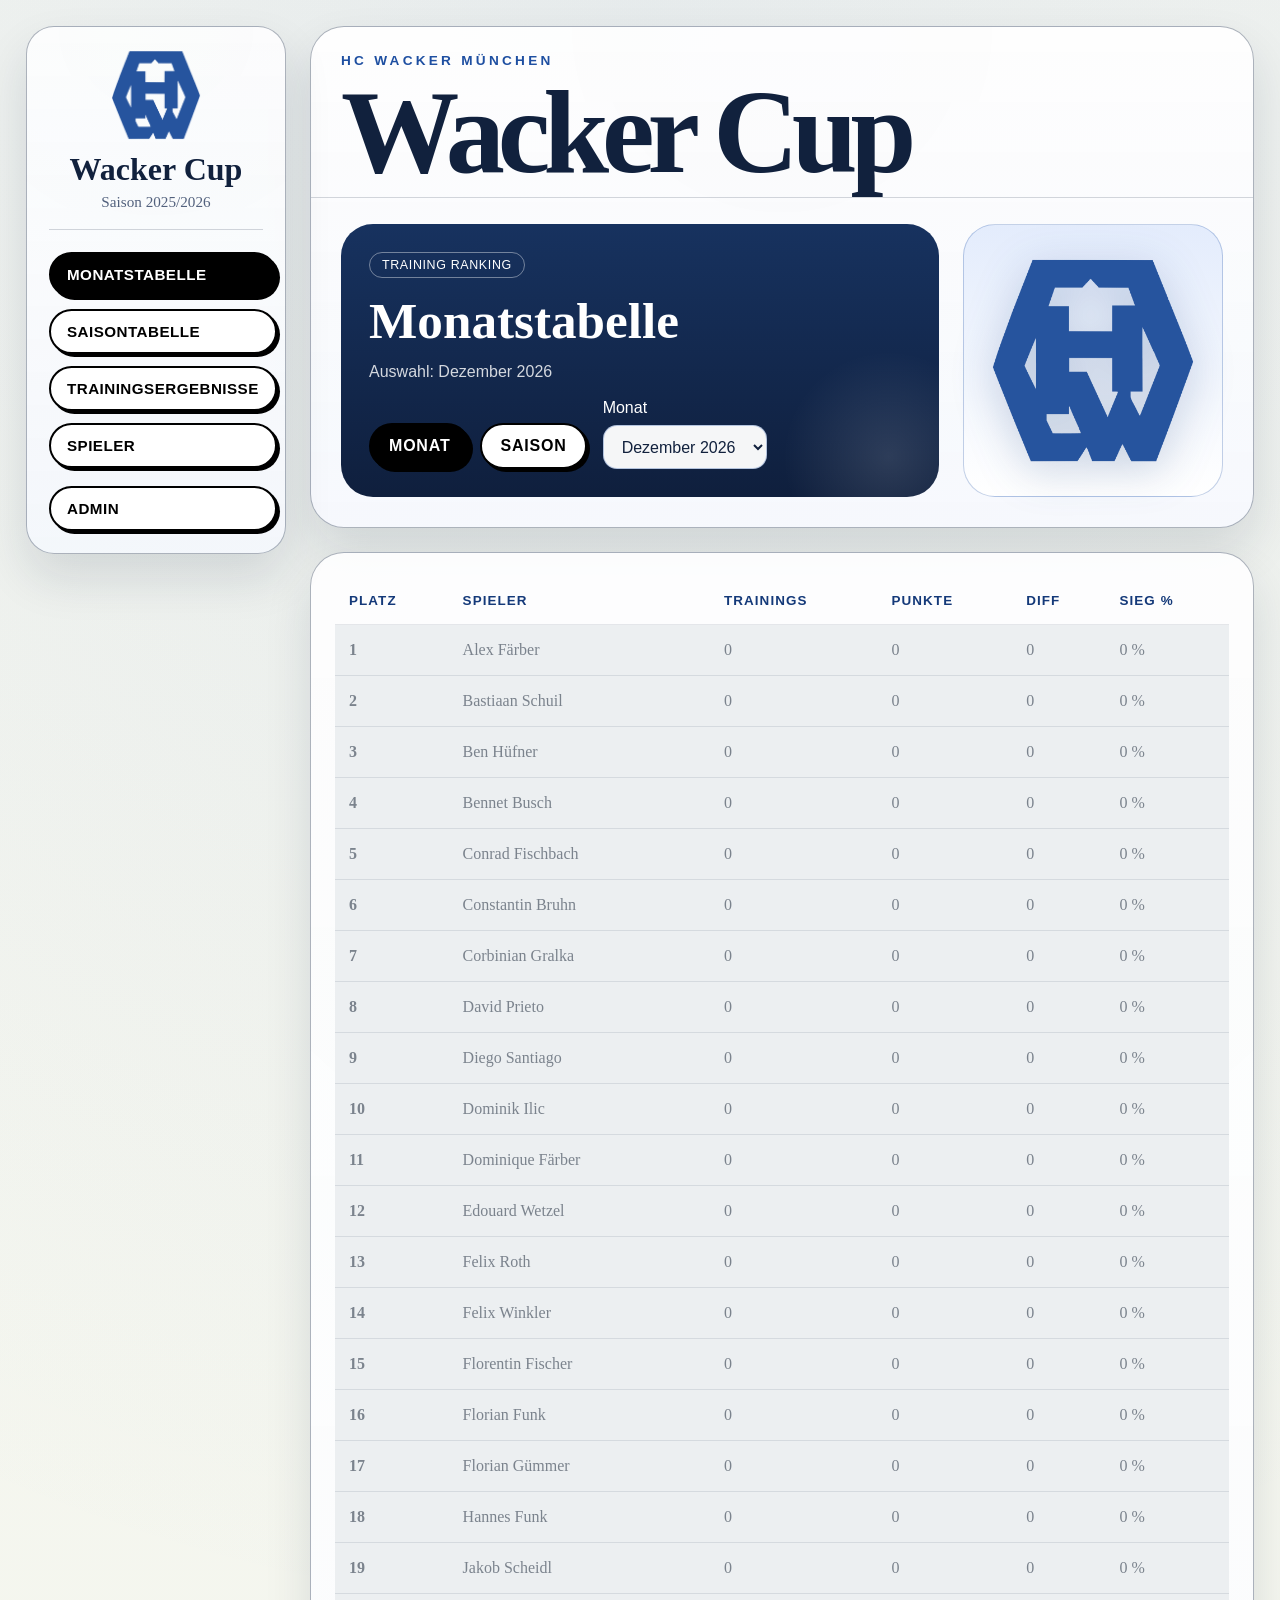
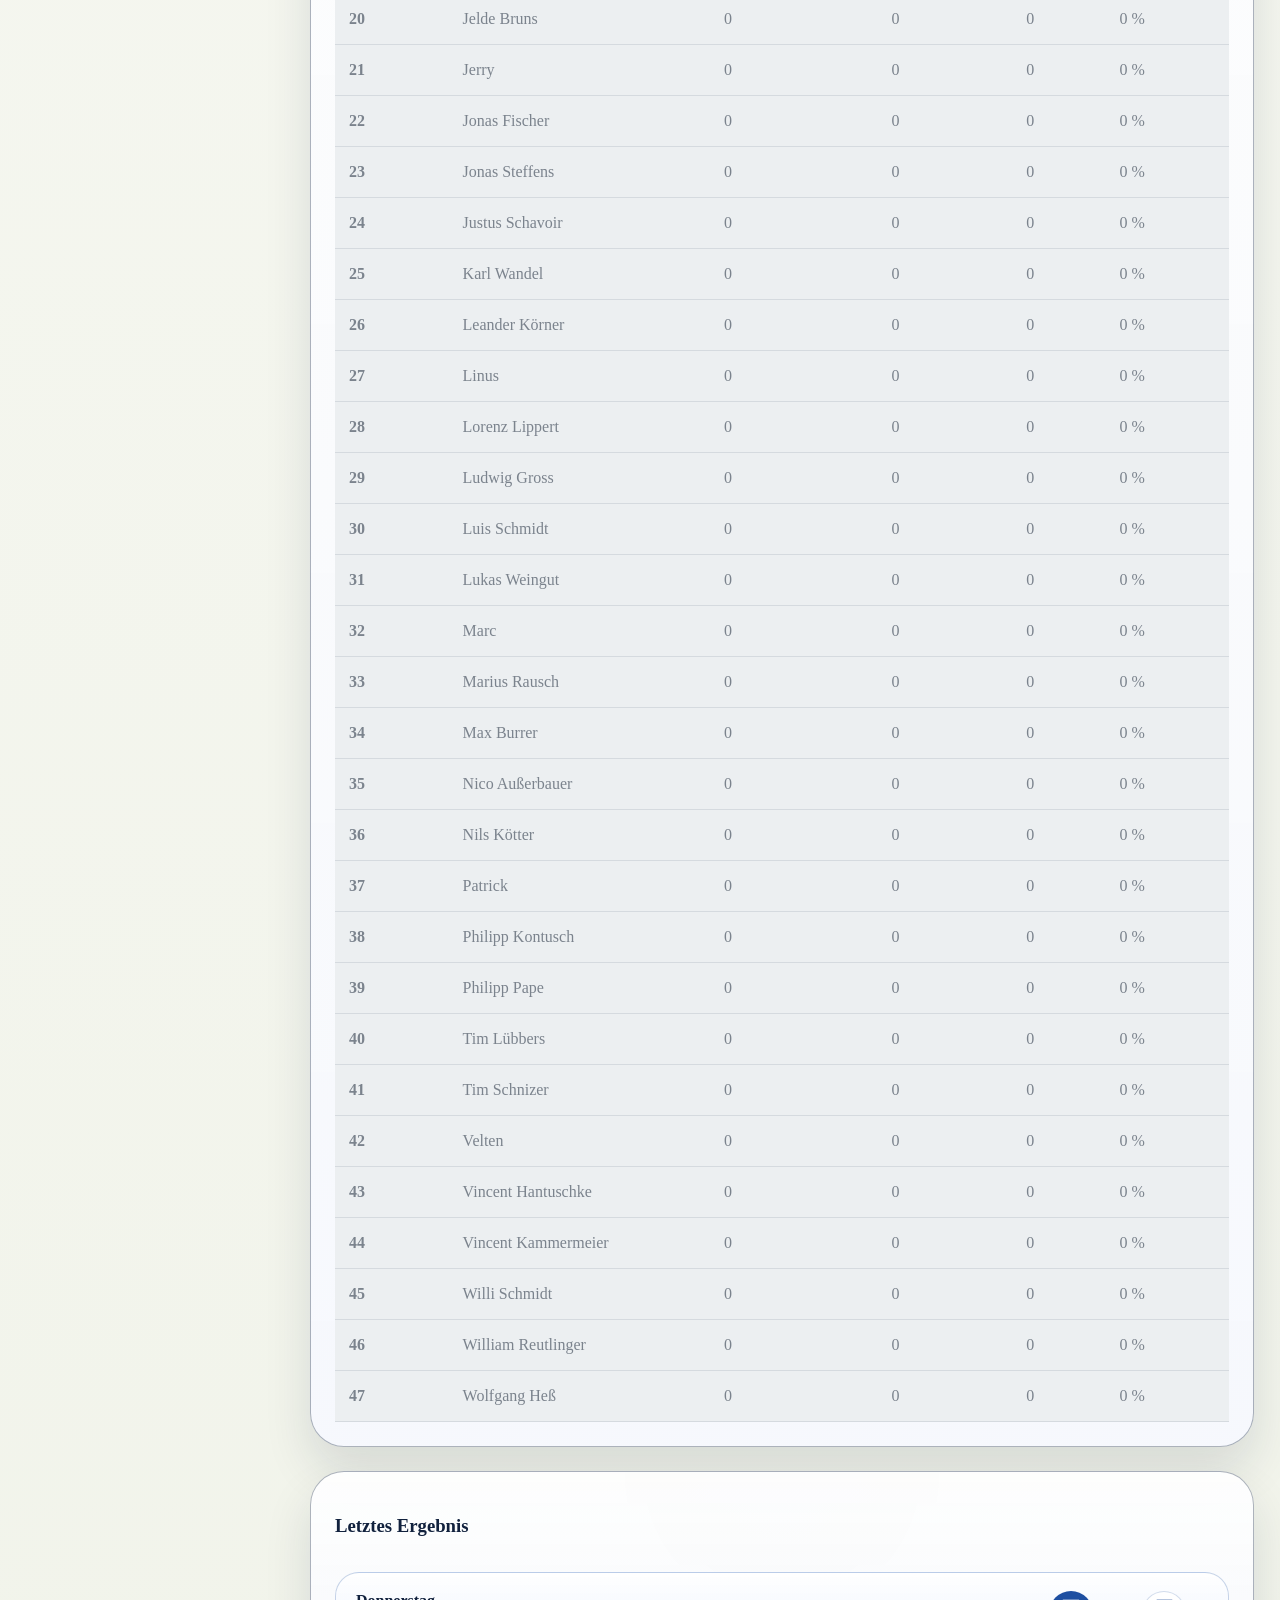
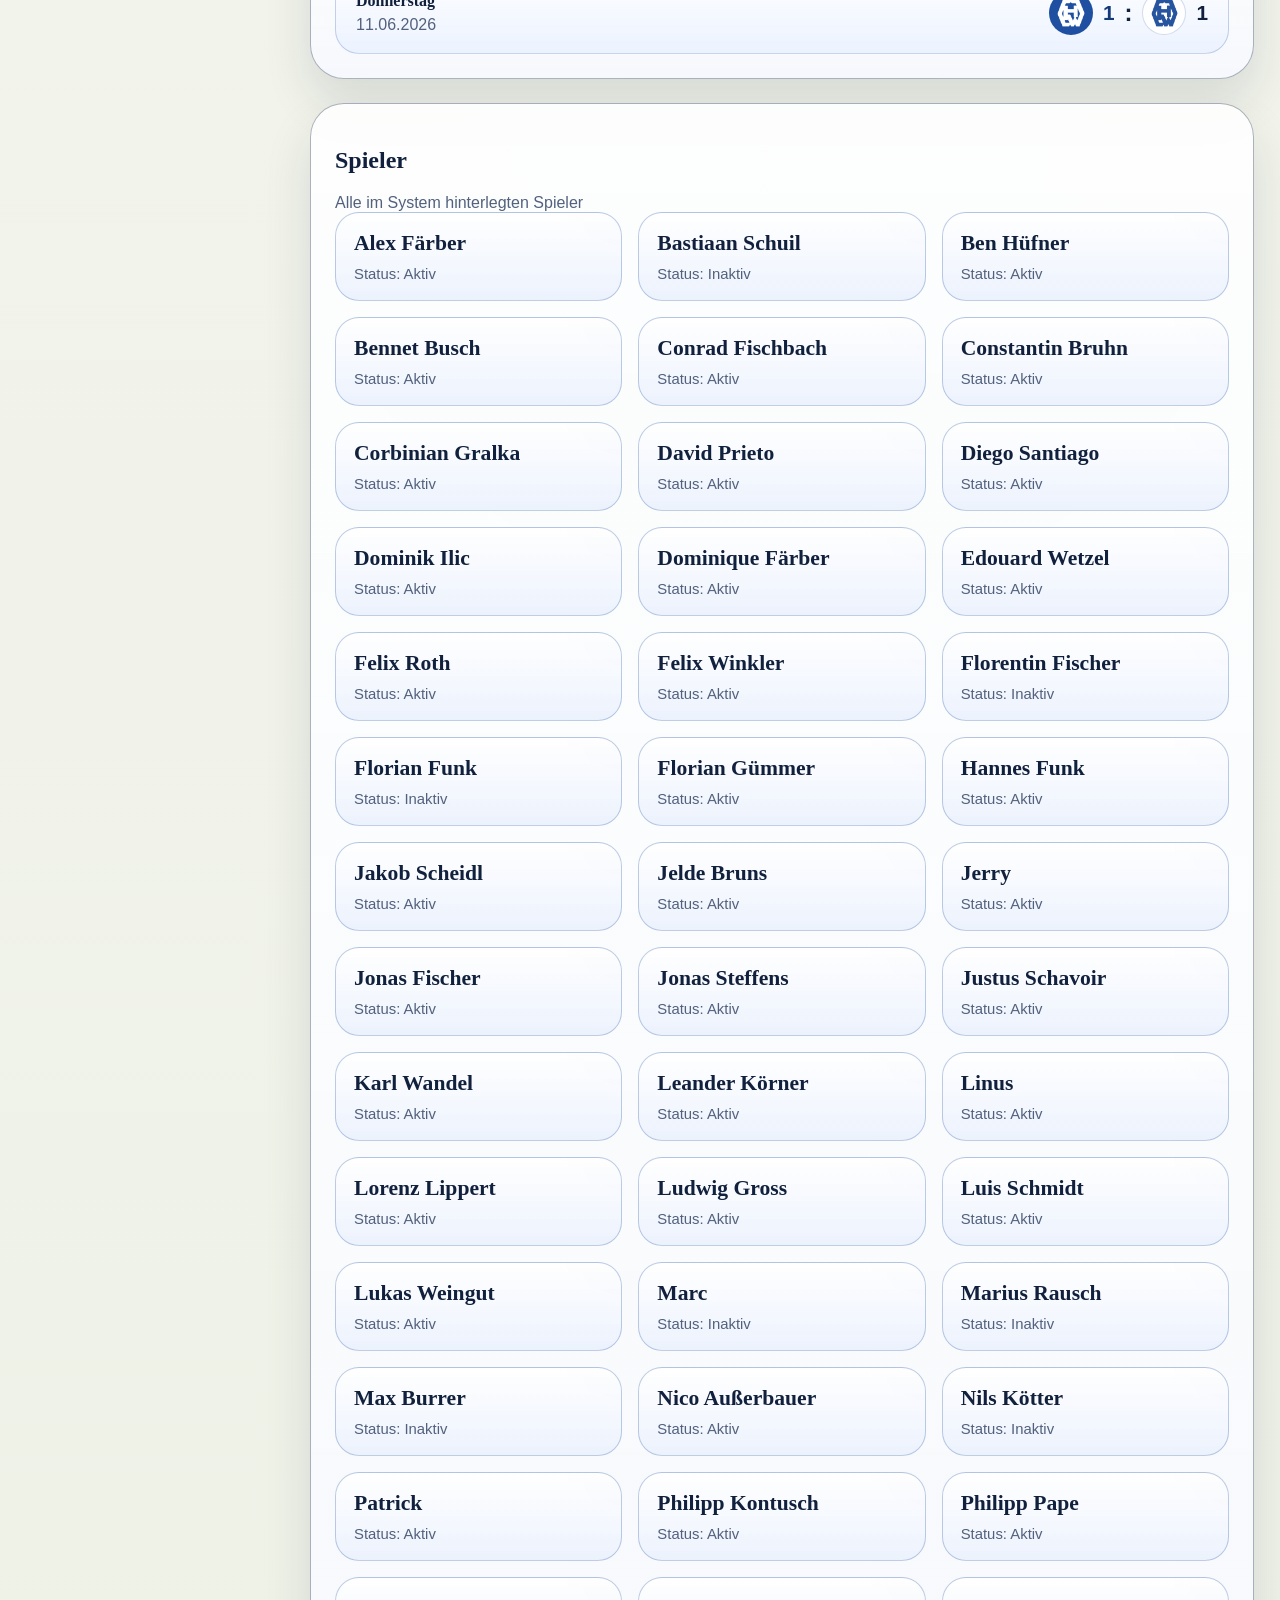
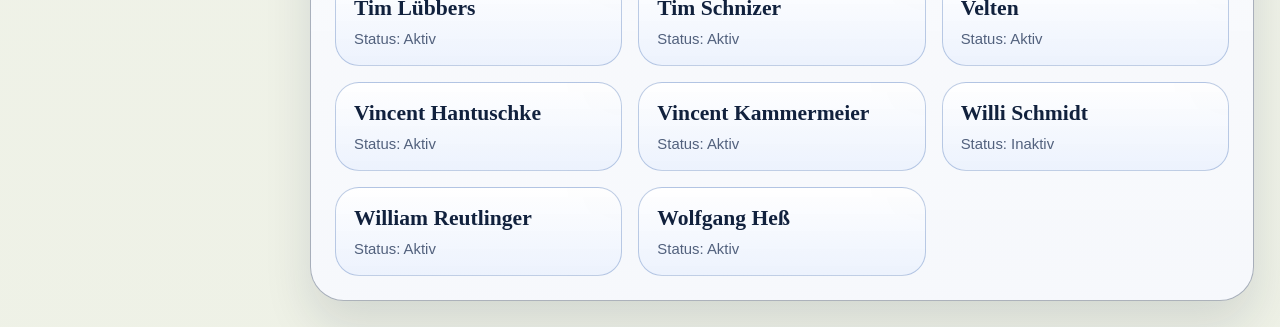
<file: index.html>
<!DOCTYPE html>
<html lang="de">
  <head>
    <meta charset="UTF-8" />
    <meta name="viewport" content="width=device-width, initial-scale=1.0" />
    <title>Wacker Cup</title>
    <link rel="stylesheet" href="./styles.css" />
  </head>
  <body>
    <div class="page-shell">
      <aside class="site-nav">
        <div class="nav-brand">
          <img class="nav-logo" src="./assets/hc-wacker-munchen.png" alt="HC Wacker München Logo" />
          <div>
            <h1 id="app-title">Wacker Cup</h1>
            <p id="season-label" class="season-label"></p>
          </div>
        </div>

        <nav class="nav-links">
          <button id="nav-monat" class="nav-link is-active" type="button">Monatstabelle</button>
          <button id="nav-saison" class="nav-link" type="button">Saisontabelle</button>
          <a class="nav-link" href="./trainings.html">Trainingsergebnisse</a>
          <button id="nav-spieler" class="nav-link" type="button">Spieler</button>
          <a class="nav-link nav-link-admin" href="./admin.html">Admin</a>
        </nav>
      </aside>

      <main class="layout">
        <section class="hero card">
          <div class="hero-headline">
            <p class="hero-kicker">HC Wacker München</p>
            <h2 class="display-title">Wacker Cup</h2>
          </div>

          <div class="hero-stage">
            <div class="hero-stage-copy">
              <span class="pill">Training Ranking</span>
              <h3 id="tabellen-titel">Monatstabelle</h3>
              <p id="tabellen-subtitle" class="card-subtitle">Auswahl und Ranking der aktuellen Trainingsergebnisse</p>

              <div class="toolbar-actions">
                <div class="segmented-control">
                  <button id="ansicht-monat" class="button is-active" type="button">Monat</button>
                  <button id="ansicht-saison" class="button" type="button">Saison</button>
                </div>
                <label id="monat-feld" class="inline-field">
                  <span>Monat</span>
                  <select id="monat-auswahl"></select>
                </label>
              </div>
            </div>

            <div class="hero-stage-logo">
              <img class="hero-logo" src="./assets/hc-wacker-munchen.png" alt="HC Wacker München Logo" />
            </div>
          </div>
        </section>

        <section id="rangliste-sektion" class="card">
          <div id="rangliste" class="table-wrapper"></div>
        </section>

        <section class="card">
          <div class="box-header">
            <h3>Letztes Ergebnis</h3>
          </div>
          <div id="letztes-ergebnis" class="latest-result"></div>
        </section>

        <section id="spieler-sektion" class="card">
          <div class="card-header">
            <div>
              <h2>Spieler</h2>
              <p class="card-subtitle">Alle im System hinterlegten Spieler</p>
            </div>
          </div>
          <div id="spieler-liste" class="player-grid"></div>
        </section>
      </main>
    </div>

    <script src="./app.js"></script>
  </body>
</html>
</file>
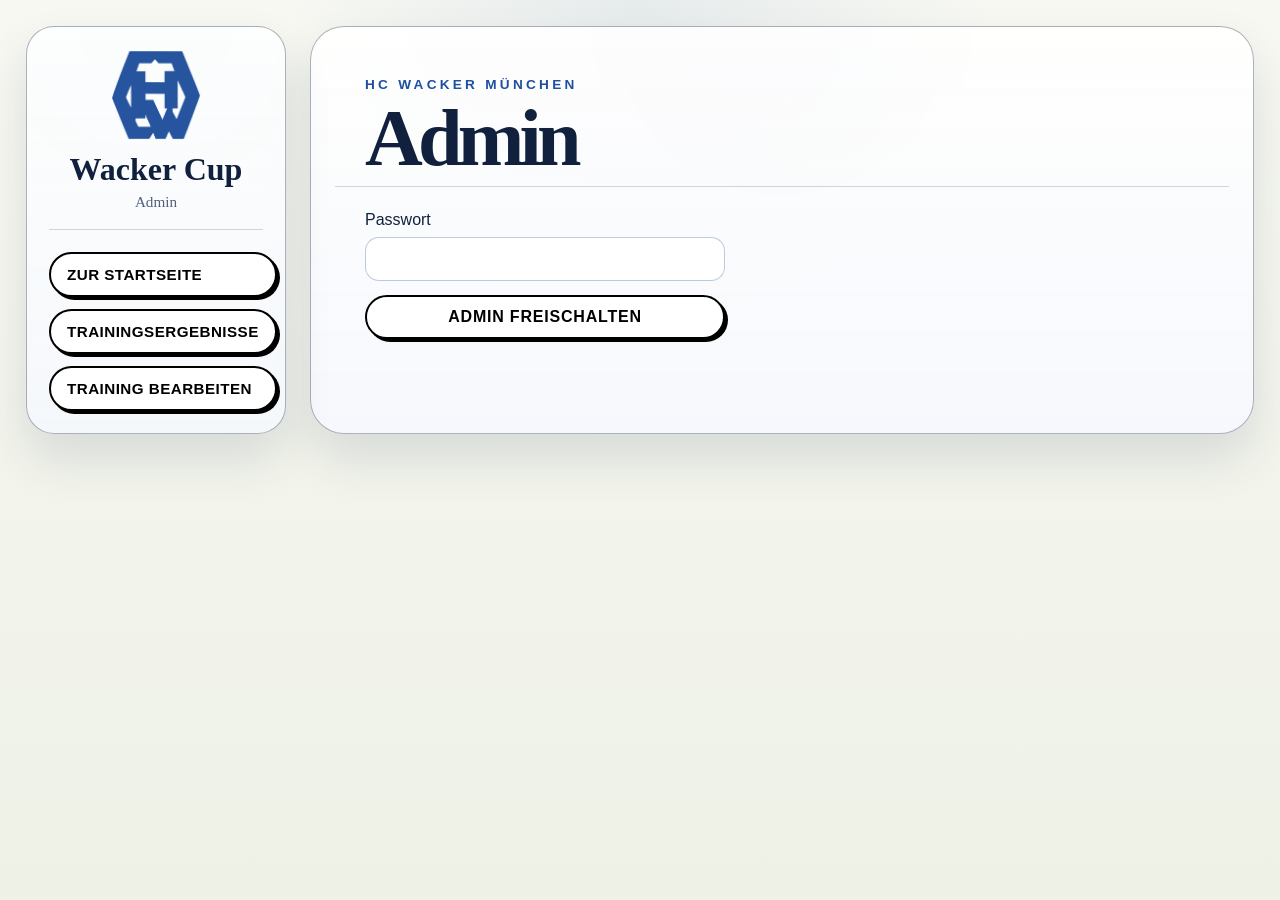
<file: admin.html>
<!DOCTYPE html>
<html lang="de">
  <head>
    <meta charset="UTF-8" />
    <meta name="viewport" content="width=device-width, initial-scale=1.0" />
    <title>Wacker Cup Admin</title>
    <link rel="stylesheet" href="./styles.css" />
  </head>
  <body>
    <div class="page-shell">
      <aside class="site-nav">
        <div class="nav-brand">
          <img class="nav-logo" src="./assets/hc-wacker-munchen.png" alt="HC Wacker München Logo" />
          <div>
            <h1>Wacker Cup</h1>
            <p class="season-label">Admin</p>
          </div>
        </div>

        <nav class="nav-links">
          <a class="nav-link" href="./index.html">Zur Startseite</a>
          <a class="nav-link" href="./trainings.html">Trainingsergebnisse</a>
          <a class="nav-link" href="./training.html">Training bearbeiten</a>
        </nav>
      </aside>

      <main class="layout">
        <section class="card">
          <div class="hero-headline">
            <p class="hero-kicker">HC Wacker München</p>
            <h2 class="display-title admin-title">Admin</h2>
          </div>

          <div id="admin-sperre" class="admin-lock admin-lock-page">
            <label class="field">
              <span>Passwort</span>
              <input id="admin-passwort" type="password" autocomplete="current-password" />
            </label>
            <button id="admin-login" class="button" type="button">Admin freischalten</button>
            <p id="admin-fehler" class="helper error-text"></p>
          </div>
        </section>

        <section id="admin-panel" class="card hidden">
          <div class="admin-toolbar">
            <button id="daten-zuruecksetzen" class="button button-secondary" type="button">JSON neu laden</button>
            <button id="daten-export" class="button" type="button">JSON exportieren</button>
            <label class="button button-secondary upload-button">
              JSON importieren
              <input id="daten-import" type="file" accept="application/json" hidden />
            </label>
          </div>

          <div class="admin-grid">
            <form id="spieler-form" class="admin-box">
              <div class="box-header">
                <h3>Spieler</h3>
                <p id="spieler-form-status" class="helper"></p>
              </div>

              <input id="spieler-id" type="hidden" />

              <label class="field">
                <span>Name</span>
                <input id="spieler-name" type="text" required />
              </label>

              <label class="checkbox">
                <input id="spieler-aktiv" type="checkbox" checked />
                <span>Aktiv</span>
              </label>

              <div class="form-actions">
                <button type="submit" class="button">Spieler speichern</button>
                <button id="spieler-form-reset" type="button" class="button button-secondary">Formular leeren</button>
                <button id="spieler-loeschen" type="button" class="button button-secondary">Spieler löschen</button>
              </div>
            </form>
          </div>

          <div class="admin-box">
            <div class="box-header">
              <h3>Spielerübersicht</h3>
              <p class="helper">Änderungen gelten im aktuellen Tab bis zum JSON-Export.</p>
            </div>
            <div id="spieler-liste" class="player-grid"></div>
          </div>
        </section>
      </main>
    </div>

    <script src="./admin.js"></script>
  </body>
</html>
</file>
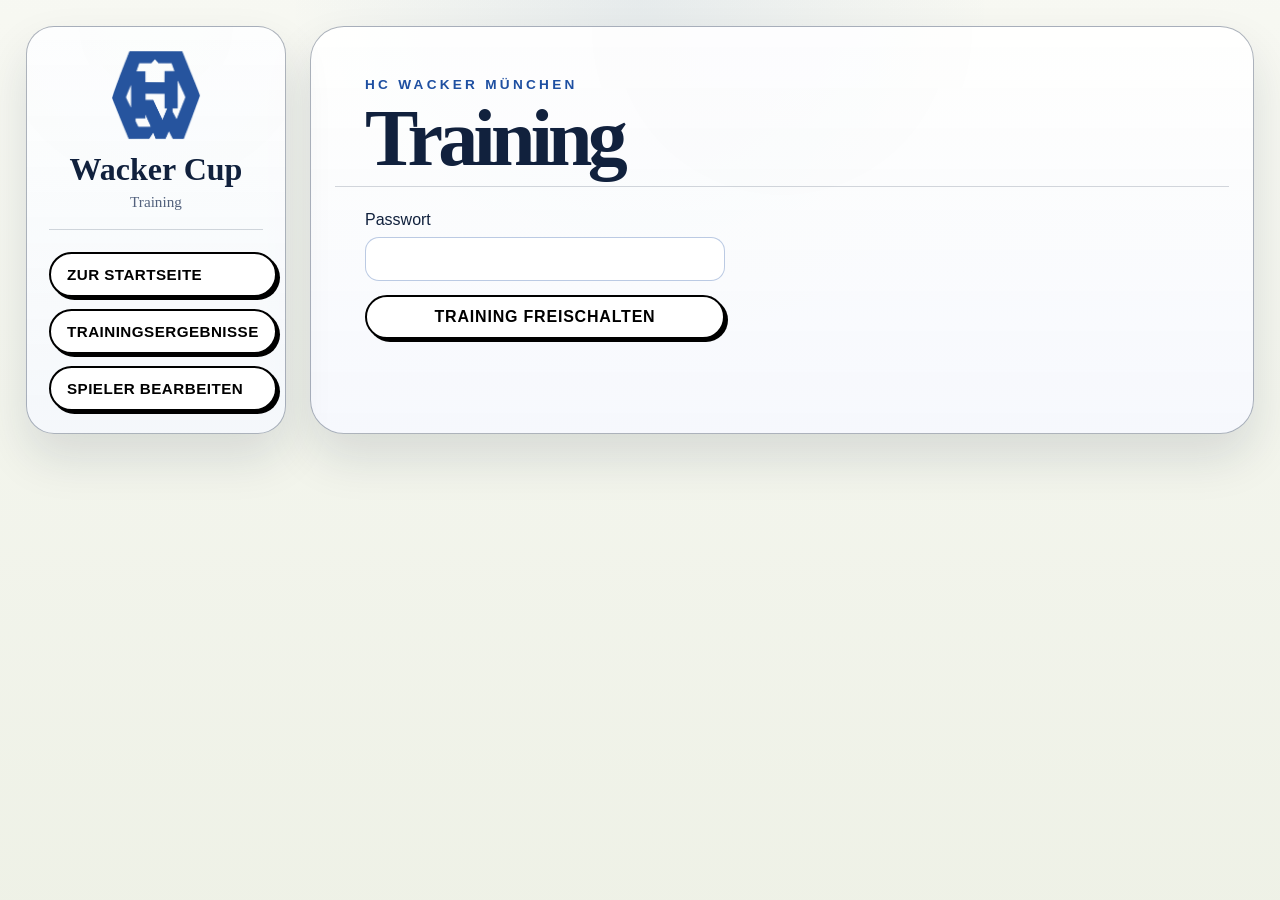
<file: training.html>
<!DOCTYPE html>
<html lang="de">
  <head>
    <meta charset="UTF-8" />
    <meta name="viewport" content="width=device-width, initial-scale=1.0" />
    <title>Wacker Cup Training</title>
    <link rel="stylesheet" href="./styles.css" />
  </head>
  <body>
    <div class="page-shell">
      <aside class="site-nav">
        <div class="nav-brand">
          <img class="nav-logo" src="./assets/hc-wacker-munchen.png" alt="HC Wacker München Logo" />
          <div>
            <h1>Wacker Cup</h1>
            <p class="season-label">Training</p>
          </div>
        </div>

        <nav class="nav-links">
          <a class="nav-link" href="./index.html">Zur Startseite</a>
          <a class="nav-link" href="./trainings.html">Trainingsergebnisse</a>
          <a class="nav-link" href="./admin.html">Spieler bearbeiten</a>
        </nav>
      </aside>

      <main class="layout">
        <section class="card">
          <div class="hero-headline">
            <p class="hero-kicker">HC Wacker München</p>
            <h2 class="display-title admin-title">Training</h2>
          </div>

          <div id="admin-sperre" class="admin-lock admin-lock-page">
            <label class="field">
              <span>Passwort</span>
              <input id="admin-passwort" type="password" autocomplete="current-password" />
            </label>
            <button id="admin-login" class="button" type="button">Training freischalten</button>
            <p id="admin-fehler" class="helper error-text"></p>
          </div>
        </section>

        <section id="admin-panel" class="card hidden">
          <div class="admin-toolbar">
            <button id="daten-zuruecksetzen" class="button button-secondary" type="button">JSON neu laden</button>
            <button id="daten-export" class="button" type="button">JSON exportieren</button>
            <label class="button button-secondary upload-button">
              JSON importieren
              <input id="daten-import" type="file" accept="application/json" hidden />
            </label>
          </div>

          <form id="ergebnis-form" class="admin-box">
            <div class="box-header">
              <h3>Training hinzufügen / bearbeiten</h3>
              <p id="ergebnis-form-status" class="helper"></p>
            </div>

            <input id="einheit-id" type="hidden" />

            <label class="field">
              <span>Datum</span>
              <input id="einheit-datum" type="date" required />
            </label>

            <label class="field">
              <span>Bezeichnung</span>
              <input id="einheit-label" type="text" placeholder="z. B. Dienstagstraining" />
            </label>

            <div class="admin-grid">
              <label class="field">
                <span class="team-score-label"><span class="team-chip team-chip-blue"><img class="team-logo team-logo-inverted" src="./assets/hc-wacker-munchen.png" alt="Team Blau" /></span><span>Ergebnis Blau</span></span>
                <input id="team-blau-tore" type="number" min="0" value="0" />
              </label>
              <label class="field">
                <span class="team-score-label"><span class="team-chip"><img class="team-logo" src="./assets/hc-wacker-munchen.png" alt="Team Weiß" /></span><span>Ergebnis Weiß</span></span>
                <input id="team-weiss-tore" type="number" min="0" value="0" />
              </label>
            </div>

            <div class="results-editor">
              <div class="results-header">
                <span>Spieler</span>
                <span class="team-header"><span class="team-chip team-chip-blue"><img class="team-logo team-logo-inverted" src="./assets/hc-wacker-munchen.png" alt="Team Blau" /></span></span>
                <span class="team-header"><span class="team-chip"><img class="team-logo" src="./assets/hc-wacker-munchen.png" alt="Team Weiß" /></span></span>
              </div>
              <div id="ergebnis-zeilen"></div>
            </div>

            <div class="form-actions">
              <button type="submit" class="button">Training speichern</button>
              <button id="ergebnis-form-reset" type="button" class="button button-secondary">Formular leeren</button>
              <button id="ergebnis-loeschen" type="button" class="button button-secondary">Training löschen</button>
            </div>
          </form>

          <div class="admin-box">
            <div class="box-header">
              <h3>Vorhandene Trainingseinheiten</h3>
              <p class="helper">Änderungen gelten im aktuellen Tab bis zum JSON-Export.</p>
            </div>
            <div id="einheiten-liste" class="session-list"></div>
          </div>
        </section>
      </main>
    </div>

    <script src="./training.js"></script>
  </body>
</html>
</file>
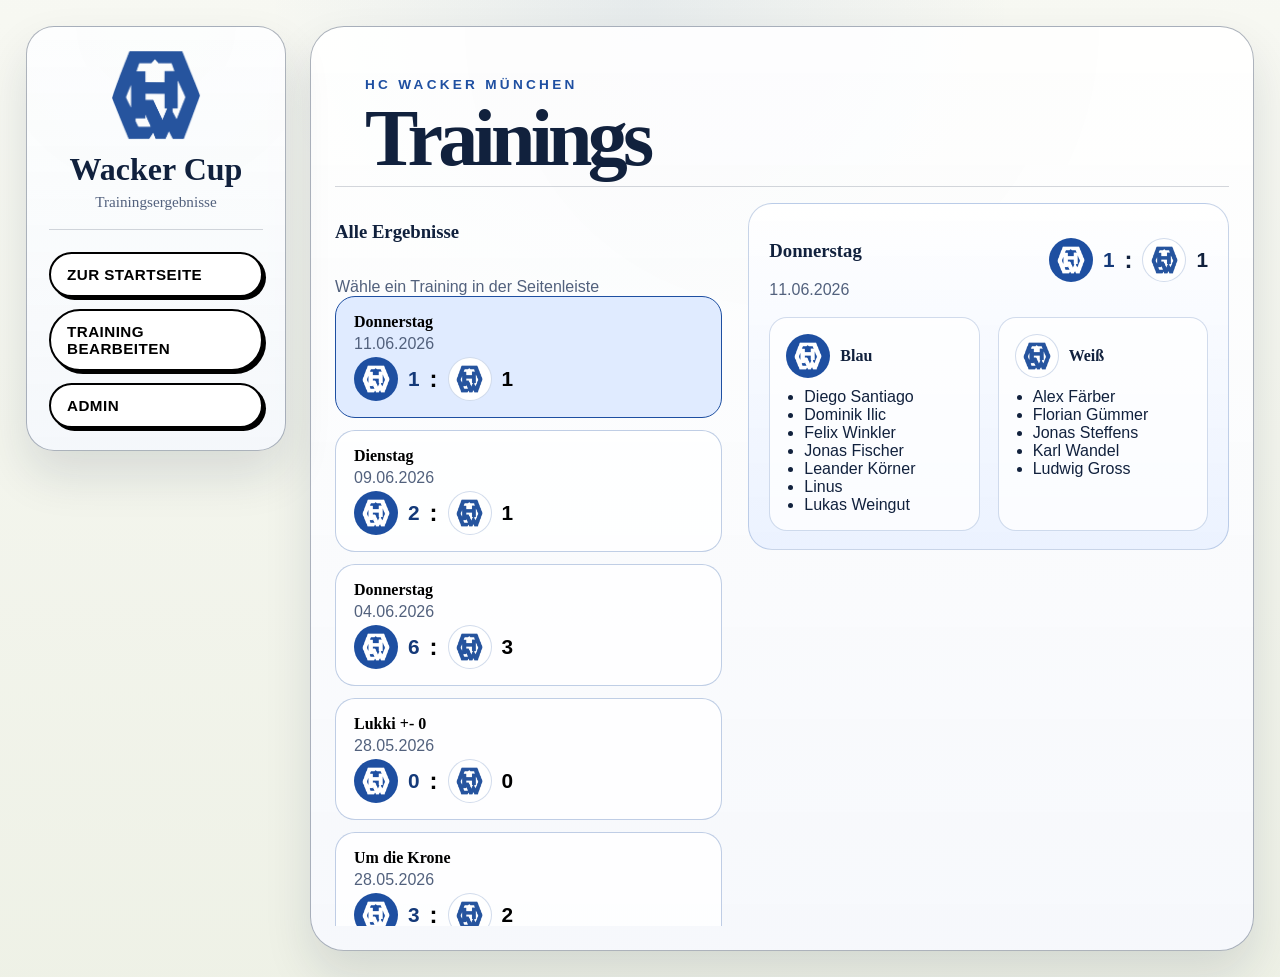
<file: trainings.html>
<!DOCTYPE html>
<html lang="de">
  <head>
    <meta charset="UTF-8" />
    <meta name="viewport" content="width=device-width, initial-scale=1.0" />
    <title>Wacker Cup Trainingsergebnisse</title>
    <link rel="stylesheet" href="./styles.css" />
  </head>
  <body>
    <div class="page-shell">
      <aside class="site-nav">
        <div class="nav-brand">
          <img class="nav-logo" src="./assets/hc-wacker-munchen.png" alt="HC Wacker München Logo" />
          <div>
            <h1>Wacker Cup</h1>
            <p class="season-label">Trainingsergebnisse</p>
          </div>
        </div>

        <nav class="nav-links">
          <a class="nav-link" href="./index.html">Zur Startseite</a>
          <a class="nav-link" href="./training.html">Training bearbeiten</a>
          <a class="nav-link" href="./admin.html">Admin</a>
        </nav>
      </aside>

      <main class="layout">
        <section class="card">
          <div class="hero-headline">
            <p class="hero-kicker">HC Wacker München</p>
            <h2 class="display-title admin-title">Trainings</h2>
          </div>

          <div class="training-overview training-overview-page">
            <div>
              <div class="box-header">
                <h3>Alle Ergebnisse</h3>
                <p class="helper">Wähle ein Training in der Seitenleiste</p>
              </div>
              <div id="training-liste" class="session-list session-list-sidebar"></div>
            </div>
            <div id="training-detail" class="training-detail"></div>
          </div>
        </section>
      </main>
    </div>

    <script src="./trainings.js"></script>
  </body>
</html>
</file>
<file: styles.css>
:root {
  --paper: #f7f8f2;
  --paper-dark: #eef1e6;
  --ink: #11213d;
  --ink-soft: #52617d;
  --wacker-blue: #1e4fa1;
  --wacker-blue-dark: #143979;
  --line: rgba(17, 33, 61, 0.18);
  --line-strong: rgba(17, 33, 61, 0.34);
  --shadow: 0 24px 48px rgba(17, 33, 61, 0.12);
  --success: #dbe8ff;
  --danger-soft: #f2dddd;
  --gold: #ffefb0;
  --muted-row: #eceff1;
}

* {
  box-sizing: border-box;
}

html {
  scroll-behavior: smooth;
}

body {
  margin: 0;
  min-height: 100vh;
  color: var(--ink);
  font-family: Georgia, "Times New Roman", serif;
  background:
    radial-gradient(circle at top, rgba(30, 79, 161, 0.08), transparent 32%),
    linear-gradient(180deg, rgba(247, 248, 242, 0.98), rgba(238, 241, 230, 0.98));
}

button,
input,
select {
  font: inherit;
}

.page-shell {
  max-width: 1400px;
  margin: 0 auto;
  padding: 26px;
  display: grid;
  grid-template-columns: 260px minmax(0, 1fr);
  gap: 24px;
}

.site-nav {
  position: sticky;
  top: 24px;
  align-self: start;
  background:
    linear-gradient(180deg, rgba(255, 255, 255, 0.88), rgba(244, 247, 252, 0.94)),
    radial-gradient(circle at top, rgba(30, 79, 161, 0.08), transparent 48%);
  border: 1px solid var(--line-strong);
  border-radius: 28px;
  padding: 22px;
  box-shadow: var(--shadow);
}

.nav-brand {
  display: grid;
  justify-items: center;
  gap: 12px;
  text-align: center;
  padding-bottom: 18px;
  border-bottom: 1px solid var(--line);
}

.nav-logo {
  width: 92px;
  height: 92px;
  object-fit: contain;
}

.nav-brand h1 {
  margin: 0;
  font-size: 2rem;
  line-height: 1;
}

.season-label {
  margin: 8px 0 0;
  color: var(--ink-soft);
  font-size: 0.95rem;
}

.nav-links {
  display: grid;
  gap: 12px;
  margin-top: 22px;
}

.nav-link {
  display: block;
  width: 100%;
  text-align: left;
  border: 2px solid #000;
  background: #fff;
  color: #000;
  border-radius: 999px;
  padding: 12px 16px;
  cursor: pointer;
  font-family: Arial, sans-serif;
  font-size: 0.95rem;
  font-weight: 700;
  letter-spacing: 0.03em;
  text-transform: uppercase;
  box-shadow: 3px 3px 0 #000;
  text-decoration: none;
}

.nav-link:hover,
.nav-link.is-active {
  background: #000;
  color: #fff;
}

.nav-link-admin {
  margin-top: 6px;
}

.layout {
  display: grid;
  gap: 24px;
}

.card,
.admin-box {
  background:
    linear-gradient(180deg, rgba(255, 255, 255, 0.92), rgba(246, 248, 253, 0.96)),
    radial-gradient(circle at top, rgba(30, 79, 161, 0.06), transparent 54%);
  border: 1px solid var(--line-strong);
  border-radius: 34px;
  padding: 24px;
  box-shadow: var(--shadow);
}

.hero {
  padding: 0;
  overflow: hidden;
}

.hero-headline {
  padding: 26px 30px 10px;
  border-bottom: 1px solid var(--line);
}

.hero-kicker {
  margin: 0 0 10px;
  color: var(--wacker-blue);
  font-family: Arial, sans-serif;
  font-size: 0.85rem;
  font-weight: 700;
  letter-spacing: 0.24em;
  text-transform: uppercase;
}

.display-title {
  margin: 0;
  font-size: clamp(3.2rem, 10vw, 7.4rem);
  line-height: 0.92;
  letter-spacing: -0.06em;
}

.hero-stage {
  display: grid;
  grid-template-columns: minmax(0, 1.15fr) 260px;
  gap: 24px;
  align-items: stretch;
  padding: 26px 30px 30px;
}

.admin-title {
  font-size: clamp(2.8rem, 8vw, 5rem);
}

.hero-stage-copy {
  background: linear-gradient(180deg, #17325f, #0f1f3d);
  color: #fff;
  border-radius: 32px;
  padding: 28px;
  display: grid;
  align-content: start;
  gap: 18px;
  position: relative;
  overflow: hidden;
}

.hero-stage-copy::after {
  content: "";
  position: absolute;
  inset: auto -60px -70px auto;
  width: 220px;
  height: 220px;
  border-radius: 50%;
  background: radial-gradient(circle, rgba(255, 255, 255, 0.12), transparent 68%);
}

.pill {
  display: inline-flex;
  width: fit-content;
  align-items: center;
  border: 1px solid rgba(255, 255, 255, 0.4);
  border-radius: 999px;
  padding: 5px 12px;
  font-family: Arial, sans-serif;
  font-size: 0.78rem;
  letter-spacing: 0.05em;
  text-transform: uppercase;
}

.hero-stage-copy h3 {
  margin: 0;
  font-size: clamp(2rem, 4vw, 3.4rem);
  line-height: 0.96;
}

.card-subtitle,
.helper {
  margin: 0;
  color: var(--ink-soft);
  font-family: Arial, sans-serif;
}

.hero-stage-copy .card-subtitle {
  color: rgba(255, 255, 255, 0.82);
  max-width: 540px;
}

.hero-stage-logo {
  display: grid;
  place-items: center;
  background: linear-gradient(180deg, rgba(226, 235, 252, 0.95), rgba(255, 255, 255, 0.95));
  border: 1px solid rgba(30, 79, 161, 0.26);
  border-radius: 32px;
  padding: 22px;
}

.hero-logo {
  width: min(100%, 210px);
  height: auto;
  object-fit: contain;
  filter: drop-shadow(0 10px 22px rgba(20, 57, 121, 0.22));
}

.card-header,
.box-header,
.admin-toolbar,
.form-actions {
  display: flex;
  align-items: center;
  justify-content: space-between;
  gap: 16px;
  flex-wrap: wrap;
}

.toolbar-actions {
  display: flex;
  align-items: end;
  gap: 16px;
  flex-wrap: wrap;
}

.segmented-control {
  display: inline-flex;
  gap: 10px;
}

.segmented-control .button {
  min-height: 46px;
}

.inline-field,
.field,
.checkbox {
  display: grid;
  gap: 8px;
  font-family: Arial, sans-serif;
}

.field input,
.field select,
.inline-field select,
.result-row input,
.result-row select {
  min-height: 44px;
  border-radius: 14px;
  border: 1px solid rgba(30, 79, 161, 0.3);
  padding: 0 14px;
  background: rgba(255, 255, 255, 0.96);
  color: var(--ink);
}

.checkbox {
  grid-auto-flow: column;
  justify-content: start;
  align-items: center;
}

.button {
  min-height: 44px;
  border: 2px solid #000;
  border-radius: 999px;
  padding: 0 18px;
  background: #fff;
  color: #000;
  cursor: pointer;
  font-family: Arial, sans-serif;
  font-weight: 700;
  letter-spacing: 0.05em;
  text-transform: uppercase;
  box-shadow: 3px 3px 0 #000;
}

.button:hover,
.button.is-active {
  background: #000;
  color: #fff;
}

.button-secondary {
  background: #000;
  color: #fff;
}

.button-secondary:hover {
  background: #111;
}

.upload-button {
  display: inline-flex;
  align-items: center;
}

.table-wrapper {
  overflow-x: auto;
}

table {
  width: 100%;
  border-collapse: collapse;
  min-width: 760px;
}

th,
td {
  padding: 16px 14px;
  border-bottom: 1px solid rgba(17, 33, 61, 0.1);
  text-align: left;
}

th {
  color: var(--wacker-blue-dark);
  font-family: Arial, sans-serif;
  font-size: 0.84rem;
  font-weight: 700;
  letter-spacing: 0.08em;
  text-transform: uppercase;
}

tbody tr:hover {
  background: rgba(30, 79, 161, 0.05);
}

.platz-1 {
  background: var(--gold);
}

.obere-haelfte {
  background: var(--success);
}

.untere-haelfte {
  background: var(--danger-soft);
}

.ohne-spiele {
  background: var(--muted-row);
  color: #7b838d;
}

.ranking-cell {
  font-weight: 700;
}

.markierung {
  display: inline-flex;
  align-items: center;
  gap: 6px;
  padding: 5px 12px;
  border-radius: 999px;
  font-family: Arial, sans-serif;
  font-size: 0.82rem;
  background: rgba(255, 255, 255, 0.72);
}

.player-grid {
  display: grid;
  grid-template-columns: repeat(3, minmax(0, 1fr));
  gap: 16px;
}

.player-card {
  border: 1px solid rgba(30, 79, 161, 0.28);
  border-radius: 24px;
  padding: 18px;
  background:
    linear-gradient(180deg, rgba(255, 255, 255, 0.96), rgba(236, 242, 253, 0.98)),
    radial-gradient(circle at top right, rgba(30, 79, 161, 0.08), transparent 48%);
}

.player-card h3 {
  margin: 0;
  font-size: 1.35rem;
}

.player-meta {
  margin-top: 10px;
  color: var(--ink-soft);
  display: grid;
  gap: 5px;
  font-family: Arial, sans-serif;
  font-size: 0.93rem;
}

.hidden {
  display: none;
}

.error-text {
  color: #b53c3c;
}

.sidebar {
  position: fixed;
  top: 0;
  right: 0;
  width: min(760px, 96vw);
  height: 100vh;
  padding: 28px;
  overflow-y: auto;
  background:
    linear-gradient(180deg, rgba(250, 251, 247, 0.99), rgba(238, 242, 233, 0.99)),
    radial-gradient(circle at top, rgba(30, 79, 161, 0.08), transparent 42%);
  border-left: 1px solid var(--line-strong);
  box-shadow: -24px 0 48px rgba(17, 33, 61, 0.18);
  transform: translateX(100%);
  transition: transform 0.22s ease;
  z-index: 30;
}

.admin-lock-page {
  padding: 24px 30px 30px;
  display: grid;
  gap: 14px;
  max-width: 420px;
}

.sidebar.is-open {
  transform: translateX(0);
}

.sidebar-header {
  display: flex;
  justify-content: space-between;
  align-items: start;
  gap: 16px;
  margin-bottom: 20px;
}

.sidebar-backdrop {
  position: fixed;
  inset: 0;
  background: rgba(17, 33, 61, 0.34);
  z-index: 20;
}

.admin-panel,
.admin-grid {
  display: grid;
  gap: 20px;
}

.admin-grid {
  grid-template-columns: repeat(auto-fit, minmax(320px, 1fr));
}

.results-editor {
  display: grid;
  gap: 10px;
}

.results-header,
.result-row {
  display: grid;
  grid-template-columns: minmax(180px, 2fr) 90px 90px;
  gap: 10px;
  align-items: center;
  font-family: Arial, sans-serif;
}

.results-header {
  font-size: 0.84rem;
  color: var(--ink-soft);
  font-weight: 700;
  text-transform: uppercase;
  letter-spacing: 0.05em;
}

.session-list {
  display: grid;
  gap: 12px;
}

.session-item {
  display: flex;
  justify-content: space-between;
  align-items: center;
  gap: 12px;
  padding: 16px 18px;
  border: 1px solid rgba(30, 79, 161, 0.28);
  border-radius: 20px;
  background: rgba(255, 255, 255, 0.8);
}

.session-button {
  width: 100%;
  text-align: left;
  cursor: pointer;
}

.session-button.is-selected {
  border-color: var(--wacker-blue);
  background: rgba(221, 233, 255, 0.9);
}

.session-meta {
  display: grid;
  gap: 4px;
}

.session-line {
  color: var(--ink-soft);
  font-family: Arial, sans-serif;
}

.team-check {
  display: grid;
  place-items: center;
  min-height: 42px;
  border: 1px solid rgba(30, 79, 161, 0.3);
  border-radius: 14px;
  background: rgba(255, 255, 255, 0.96);
}

.team-check input {
  width: 18px;
  height: 18px;
}

.team-header,
.team-score-label {
  display: flex;
  align-items: center;
  gap: 8px;
}

.team-chip {
  display: inline-grid;
  place-items: center;
  width: 44px;
  height: 44px;
  border-radius: 999px;
  background: #fff;
  border: 1px solid rgba(30, 79, 161, 0.2);
}

.team-chip-blue {
  background: var(--wacker-blue);
}

.team-logo {
  width: 28px;
  height: 28px;
  object-fit: contain;
}

.team-logo-inverted {
  filter: brightness(0) invert(1);
}

.latest-result {
  margin-top: 16px;
}

.latest-result-card {
  display: flex;
  justify-content: space-between;
  align-items: center;
  gap: 16px;
  padding: 18px 20px;
  border: 1px solid rgba(30, 79, 161, 0.24);
  border-radius: 24px;
  background: linear-gradient(180deg, rgba(255, 255, 255, 0.94), rgba(235, 242, 255, 0.98));
}

.latest-result-card p {
  margin: 6px 0 0;
  color: var(--ink-soft);
  font-family: Arial, sans-serif;
}

.latest-score {
  display: flex;
  align-items: center;
  gap: 10px;
  font-family: Arial, sans-serif;
  font-size: 1.3rem;
  font-weight: 700;
}

.scoreboard {
  flex-wrap: wrap;
}

.score-team {
  display: inline-flex;
  align-items: center;
  gap: 10px;
}

.score-team-blue {
  color: var(--wacker-blue-dark);
}

.score-separator {
  font-size: 1.15em;
}

.training-overview {
  display: grid;
  grid-template-columns: minmax(320px, 0.9fr) minmax(0, 1.1fr);
  gap: 20px;
  margin-top: 16px;
}

.training-overview-page {
  align-items: start;
}

.training-detail {
  min-height: 100%;
}

.training-detail-card {
  height: 100%;
  padding: 18px 20px;
  border: 1px solid rgba(30, 79, 161, 0.24);
  border-radius: 24px;
  background: linear-gradient(180deg, rgba(255, 255, 255, 0.94), rgba(235, 242, 255, 0.98));
}

.training-teams {
  display: grid;
  grid-template-columns: repeat(2, minmax(0, 1fr));
  gap: 18px;
  margin-top: 18px;
}

.team-panel {
  padding: 16px;
  border: 1px solid rgba(30, 79, 161, 0.2);
  border-radius: 18px;
  background: rgba(255, 255, 255, 0.74);
}

.team-panel h4 {
  margin: 0 0 10px;
}

.team-panel-title {
  display: flex;
  align-items: center;
  gap: 10px;
}

.team-panel ul {
  margin: 0;
  padding-left: 18px;
  font-family: Arial, sans-serif;
}

.session-list-sidebar {
  max-height: 70vh;
  overflow-y: auto;
  padding-right: 6px;
}

@media (max-width: 1100px) {
  .page-shell {
    grid-template-columns: 1fr;
  }

  .site-nav {
    position: static;
  }

  .player-grid {
    grid-template-columns: repeat(2, minmax(0, 1fr));
  }
}

@media (max-width: 820px) {
  .page-shell {
    padding: 16px;
  }

  .hero-stage {
    grid-template-columns: 1fr;
  }

  .player-grid {
    grid-template-columns: 1fr;
  }

  .training-overview,
  .training-teams {
    grid-template-columns: 1fr;
  }

  .results-header,
  .result-row {
    grid-template-columns: 1fr;
  }

  table {
    min-width: 640px;
  }
}
</file>
